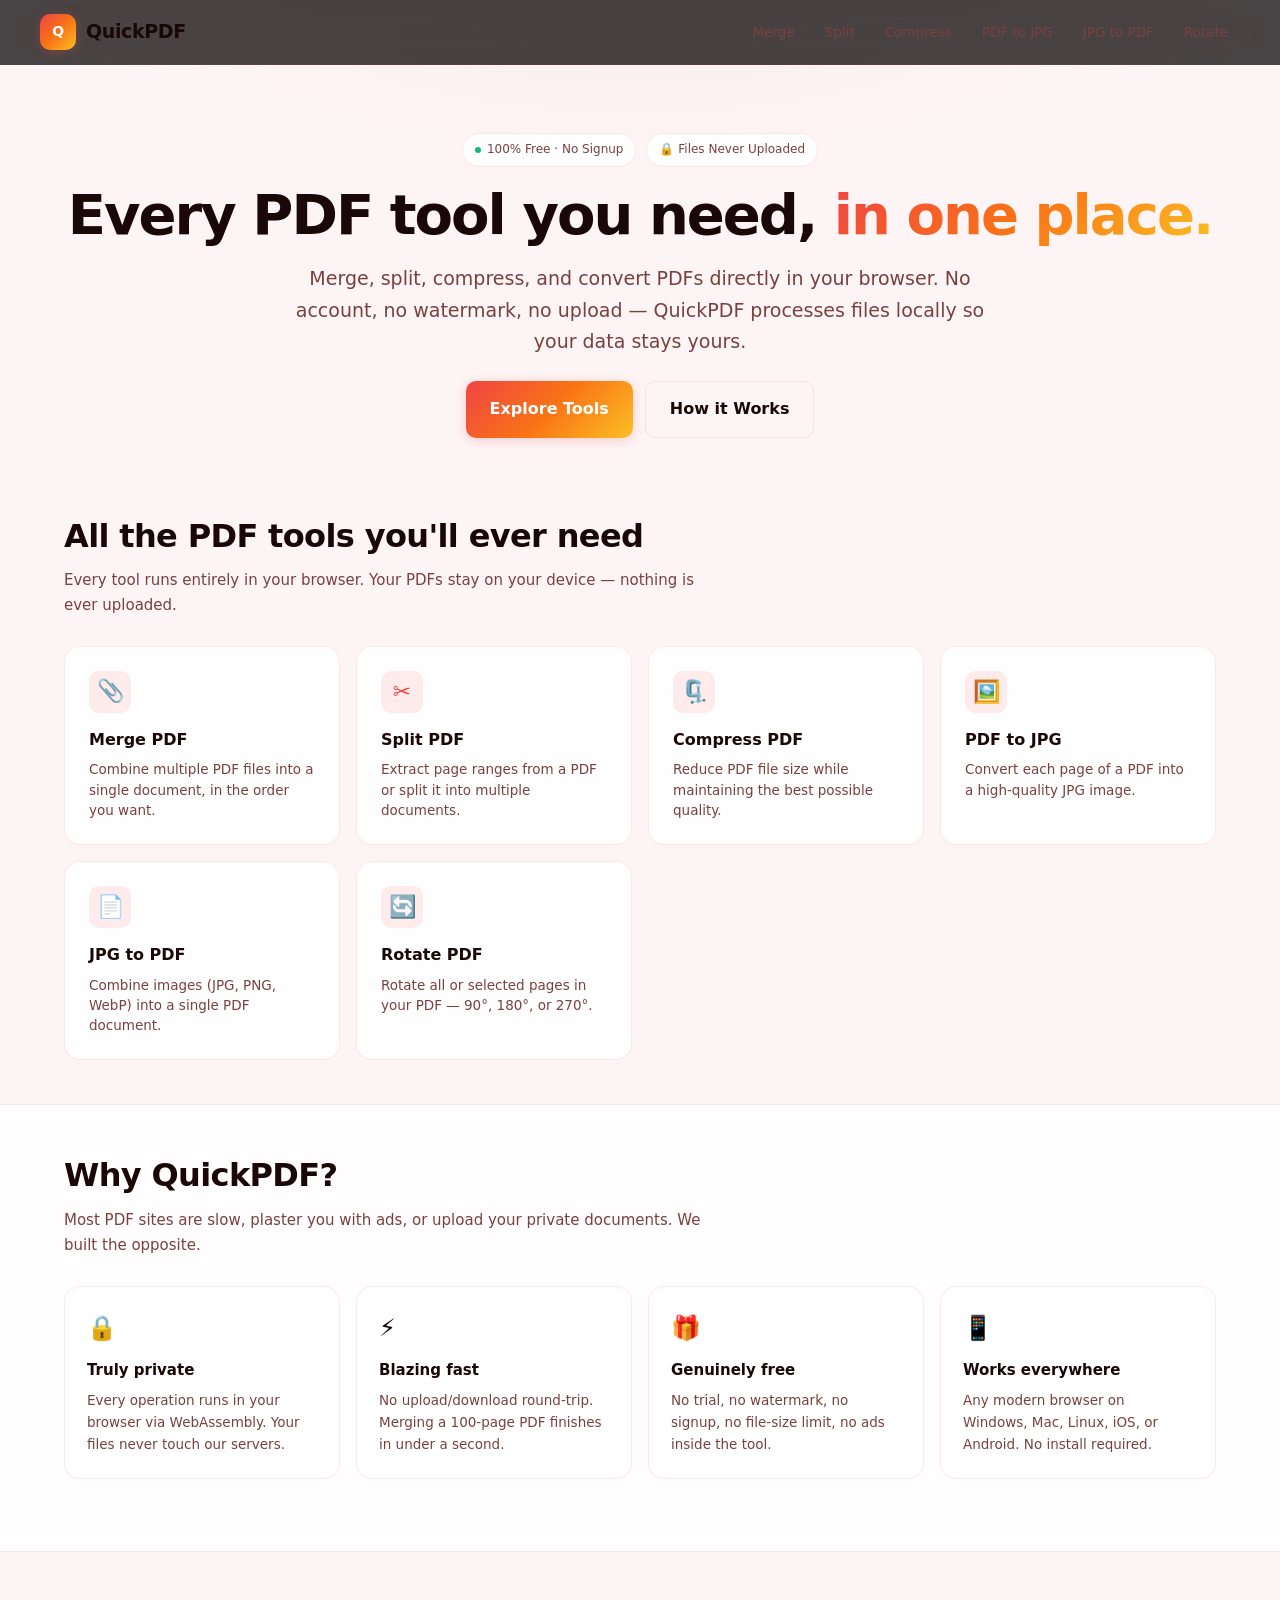
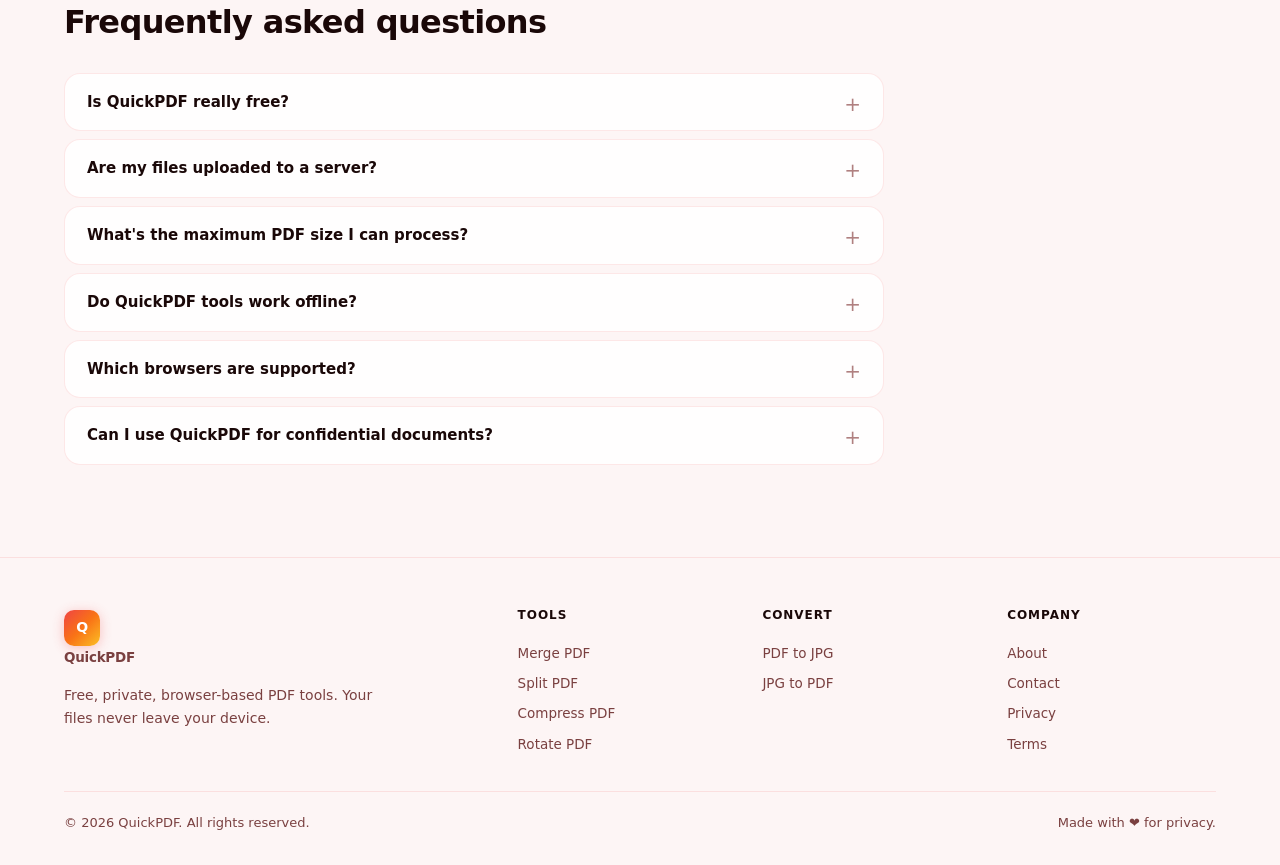
<file: index.html>
<!DOCTYPE html>
<html lang="en">
<head>
<base href="https://shahjahan-madara.github.io/quickpdf/">
<meta http-equiv="Cache-Control" content="no-cache, no-store, must-revalidate"><meta http-equiv="Pragma" content="no-cache"><meta http-equiv="Expires" content="0">
<meta charset="UTF-8">
<meta name="viewport" content="width=device-width, initial-scale=1.0">
<title>QuickPDF — Free Online PDF Tools (Merge, Split, Compress, Convert)</title>
<meta name="description" content="Free online PDF tools that run in your browser. Merge, split, compress, rotate, and convert PDFs to JPG or Word without uploading files. 100% private, no signup.">
<meta name="keywords" content="pdf tools, merge pdf, split pdf, compress pdf, pdf to jpg, jpg to pdf, rotate pdf, free pdf editor, online pdf">
<meta name="author" content="QuickPDF">
<meta name="robots" content="index, follow">
<link rel="canonical" href="https://shahjahan-madara.github.io/quickpdf/">

<!-- Open Graph -->
<meta property="og:type" content="website">
<meta property="og:title" content="QuickPDF — Free Online PDF Tools">
<meta property="og:description" content="Merge, split, compress, and convert PDFs in your browser. 100% free and private.">
<meta property="og:url" content="https://shahjahan-madara.github.io/quickpdf/">
<meta property="og:image" content="https://shahjahan-madara.github.io/quickpdf/assets/og.png">
<meta name="twitter:card" content="summary_large_image">
<meta name="twitter:title" content="QuickPDF — Free Online PDF Tools">
<meta name="twitter:description" content="Merge, split, compress, and convert PDFs in your browser. 100% free and private.">

<!-- Theme -->
<meta name="theme-color" content="#0b0d12">
<link rel="manifest" href="./manifest.json">
<link rel="icon" href="./favicon.svg" type="image/svg+xml">
<link rel="stylesheet" href="./assets/style.css">

<!-- JSON-LD: WebSite + WebApplication -->
<script type="application/ld+json">
{
  "@context": "https://schema.org",
  "@graph": [
    {
      "@type": "WebSite",
      "name": "QuickPDF",
      "url": "https://shahjahan-madara.github.io/quickpdf/",
      "potentialAction": {
        "@type": "SearchAction",
        "target": "https://shahjahan-madara.github.io/quickpdf/?q={search_term_string}",
        "query-input": "required name=search_term_string"
      }
    },
    {
      "@type": "WebApplication",
      "name": "QuickPDF",
      "applicationCategory": "UtilitiesApplication",
      "operatingSystem": "Any (Browser)",
      "offers": { "@type": "Offer", "price": "0", "priceCurrency": "USD" },
      "featureList": "Merge PDF, Split PDF, Compress PDF, Rotate PDF, PDF to JPG, JPG to PDF",
      "browserRequirements": "Requires JavaScript."
    },
    {
      "@type": "FAQPage",
      "mainEntity": [
        {
          "@type": "Question",
          "name": "Is QuickPDF really free?",
          "acceptedAnswer": { "@type": "Answer", "text": "Yes. Every tool on QuickPDF is 100% free with no signup, watermarks, or file limits." }
        },
        {
          "@type": "Question",
          "name": "Are my files uploaded to a server?",
          "acceptedAnswer": { "@type": "Answer", "text": "No. All processing happens locally in your browser using WebAssembly. Files never leave your device." }
        },
        {
          "@type": "Question",
          "name": "What is the maximum file size?",
          "acceptedAnswer": { "@type": "Answer", "text": "There is no server limit. The practical limit is the memory available in your browser — generally 500 MB works comfortably on most devices." }
        }
      ]
    }
  ]
}
</script>

<!-- Google AdSense placeholder — replace ca-pub-XXXX with your publisher ID -->
<!-- <script async src="https://pagead2.googlesyndication.com/pagead/js/adsbygoogle.js?client=ca-pub-XXXXXXXXXXXXXXXX" crossorigin="anonymous"></script> -->
</head>
<body>
<header class="site-header">
  <div class="container nav">
    <a class="logo" href="./">
      <span class="logo-mark">Q</span>
      <span>QuickPDF</span>
    </a>
    <nav class="nav-links">
      <a href="./tools/merge.html">Merge</a>
      <a href="./tools/split.html">Split</a>
      <a href="./tools/compress.html">Compress</a>
      <a href="./tools/pdf-to-jpg.html">PDF to JPG</a>
      <a href="./tools/jpg-to-pdf.html">JPG to PDF</a>
      <a href="./tools/rotate.html">Rotate</a>
    </nav>
    <button class="nav-toggle" aria-label="Menu">☰</button>
  </div>
</header>

<main>
  <section class="hero">
    <div class="container">
      <div class="hero-badges" style="margin-bottom:18px">
        <span class="badge"><span class="dot"></span> 100% Free · No Signup</span>
        <span class="badge">🔒 Files Never Uploaded</span>
      </div>
      <h1>Every PDF tool you need, <span class="grad">in one place.</span></h1>
      <p class="lead">Merge, split, compress, and convert PDFs directly in your browser. No account, no watermark, no upload — QuickPDF processes files locally so your data stays yours.</p>
      <div style="display:flex;justify-content:center;gap:12px;flex-wrap:wrap">
        <a class="btn btn-primary btn-lg" href="#tools">Explore Tools</a>
        <a class="btn btn-outline btn-lg" href="./legal/about.html">How it Works</a>
      </div>
    </div>
  </section>

  <section id="tools">
    <div class="container">
      <h2 class="section-title">All the PDF tools you'll ever need</h2>
      <p class="section-sub">Every tool runs entirely in your browser. Your PDFs stay on your device — nothing is ever uploaded.</p>
      <div class="grid-tools">
        <a class="tool-card" href="./tools/merge.html">
          <div class="tool-icon">📎</div>
          <h3>Merge PDF</h3>
          <p>Combine multiple PDF files into a single document, in the order you want.</p>
        </a>
        <a class="tool-card" href="./tools/split.html">
          <div class="tool-icon">✂️</div>
          <h3>Split PDF</h3>
          <p>Extract page ranges from a PDF or split it into multiple documents.</p>
        </a>
        <a class="tool-card" href="./tools/compress.html">
          <div class="tool-icon">🗜️</div>
          <h3>Compress PDF</h3>
          <p>Reduce PDF file size while maintaining the best possible quality.</p>
        </a>
        <a class="tool-card" href="./tools/pdf-to-jpg.html">
          <div class="tool-icon">🖼️</div>
          <h3>PDF to JPG</h3>
          <p>Convert each page of a PDF into a high-quality JPG image.</p>
        </a>
        <a class="tool-card" href="./tools/jpg-to-pdf.html">
          <div class="tool-icon">📄</div>
          <h3>JPG to PDF</h3>
          <p>Combine images (JPG, PNG, WebP) into a single PDF document.</p>
        </a>
        <a class="tool-card" href="./tools/rotate.html">
          <div class="tool-icon">🔄</div>
          <h3>Rotate PDF</h3>
          <p>Rotate all or selected pages in your PDF — 90°, 180°, or 270°.</p>
        </a>
      </div>
    </div>
  </section>

  <section style="background:var(--bg-elev);border-top:1px solid var(--border);border-bottom:1px solid var(--border)">
    <div class="container">
      <h2 class="section-title">Why QuickPDF?</h2>
      <p class="section-sub">Most PDF sites are slow, plaster you with ads, or upload your private documents. We built the opposite.</p>
      <div class="features">
        <div class="feature">
          <div class="ficon">🔒</div>
          <h4>Truly private</h4>
          <p>Every operation runs in your browser via WebAssembly. Your files never touch our servers.</p>
        </div>
        <div class="feature">
          <div class="ficon">⚡</div>
          <h4>Blazing fast</h4>
          <p>No upload/download round-trip. Merging a 100-page PDF finishes in under a second.</p>
        </div>
        <div class="feature">
          <div class="ficon">🎁</div>
          <h4>Genuinely free</h4>
          <p>No trial, no watermark, no signup, no file-size limit, no ads inside the tool.</p>
        </div>
        <div class="feature">
          <div class="ficon">📱</div>
          <h4>Works everywhere</h4>
          <p>Any modern browser on Windows, Mac, Linux, iOS, or Android. No install required.</p>
        </div>
      </div>
    </div>
  </section>

  <section>
    <div class="container">
      <h2 class="section-title">Frequently asked questions</h2>
      <div class="faq" style="max-width:820px;margin-top:24px">
        <details>
          <summary>Is QuickPDF really free?</summary>
          <p>Yes. Every tool is completely free with no signup required. We don't limit file size, add watermarks, or gate features behind a paywall. If you find this useful, sharing helps us keep it that way.</p>
        </details>
        <details>
          <summary>Are my files uploaded to a server?</summary>
          <p>No. QuickPDF uses WebAssembly to run entirely in your browser. Your PDFs are read, processed, and saved locally on your device — nothing is transmitted, stored, or logged.</p>
        </details>
        <details>
          <summary>What's the maximum PDF size I can process?</summary>
          <p>There is no server-side limit. The practical ceiling depends on your device's RAM — most modern computers handle PDFs up to 500 MB comfortably. On mobile, ~100 MB is a safer target.</p>
        </details>
        <details>
          <summary>Do QuickPDF tools work offline?</summary>
          <p>After the page has loaded once, most tools work offline because the processing engine is cached by your browser. Load a tool once with internet, then reload it with connection off.</p>
        </details>
        <details>
          <summary>Which browsers are supported?</summary>
          <p>Chrome, Edge, Firefox, Safari (14+), and Brave all work. QuickPDF requires JavaScript and WebAssembly, which every mainstream browser supports.</p>
        </details>
        <details>
          <summary>Can I use QuickPDF for confidential documents?</summary>
          <p>Yes — that's the point. Because processing is local, QuickPDF is ideal for legal contracts, medical records, tax documents, and anything you wouldn't want on someone else's server.</p>
        </details>
      </div>
    </div>
  </section>
</main>

<footer class="site-footer">
  <div class="container">
    <div class="footer-grid">
      <div class="footer-col">
        <a class="logo" href="./" style="margin-bottom:12px">
          <span class="logo-mark">Q</span><span>QuickPDF</span>
        </a>
        <p style="margin:0;max-width:320px">Free, private, browser-based PDF tools. Your files never leave your device.</p>
      </div>
      <div class="footer-col">
        <h5>Tools</h5>
        <a href="./tools/merge.html">Merge PDF</a>
        <a href="./tools/split.html">Split PDF</a>
        <a href="./tools/compress.html">Compress PDF</a>
        <a href="./tools/rotate.html">Rotate PDF</a>
      </div>
      <div class="footer-col">
        <h5>Convert</h5>
        <a href="./tools/pdf-to-jpg.html">PDF to JPG</a>
        <a href="./tools/jpg-to-pdf.html">JPG to PDF</a>
      </div>
      <div class="footer-col">
        <h5>Company</h5>
        <a href="./legal/about.html">About</a>
        <a href="./legal/contact.html">Contact</a>
        <a href="./legal/privacy.html">Privacy</a>
        <a href="./legal/terms.html">Terms</a>
      </div>
    </div>
    <div class="footer-bottom">
      <div>© <span data-year>2026</span> QuickPDF. All rights reserved.</div>
      <div>Made with ❤ for privacy.</div>
    </div>
  </div>
</footer>
<script src="./assets/common.js"></script>
</body>
</html>
</file>
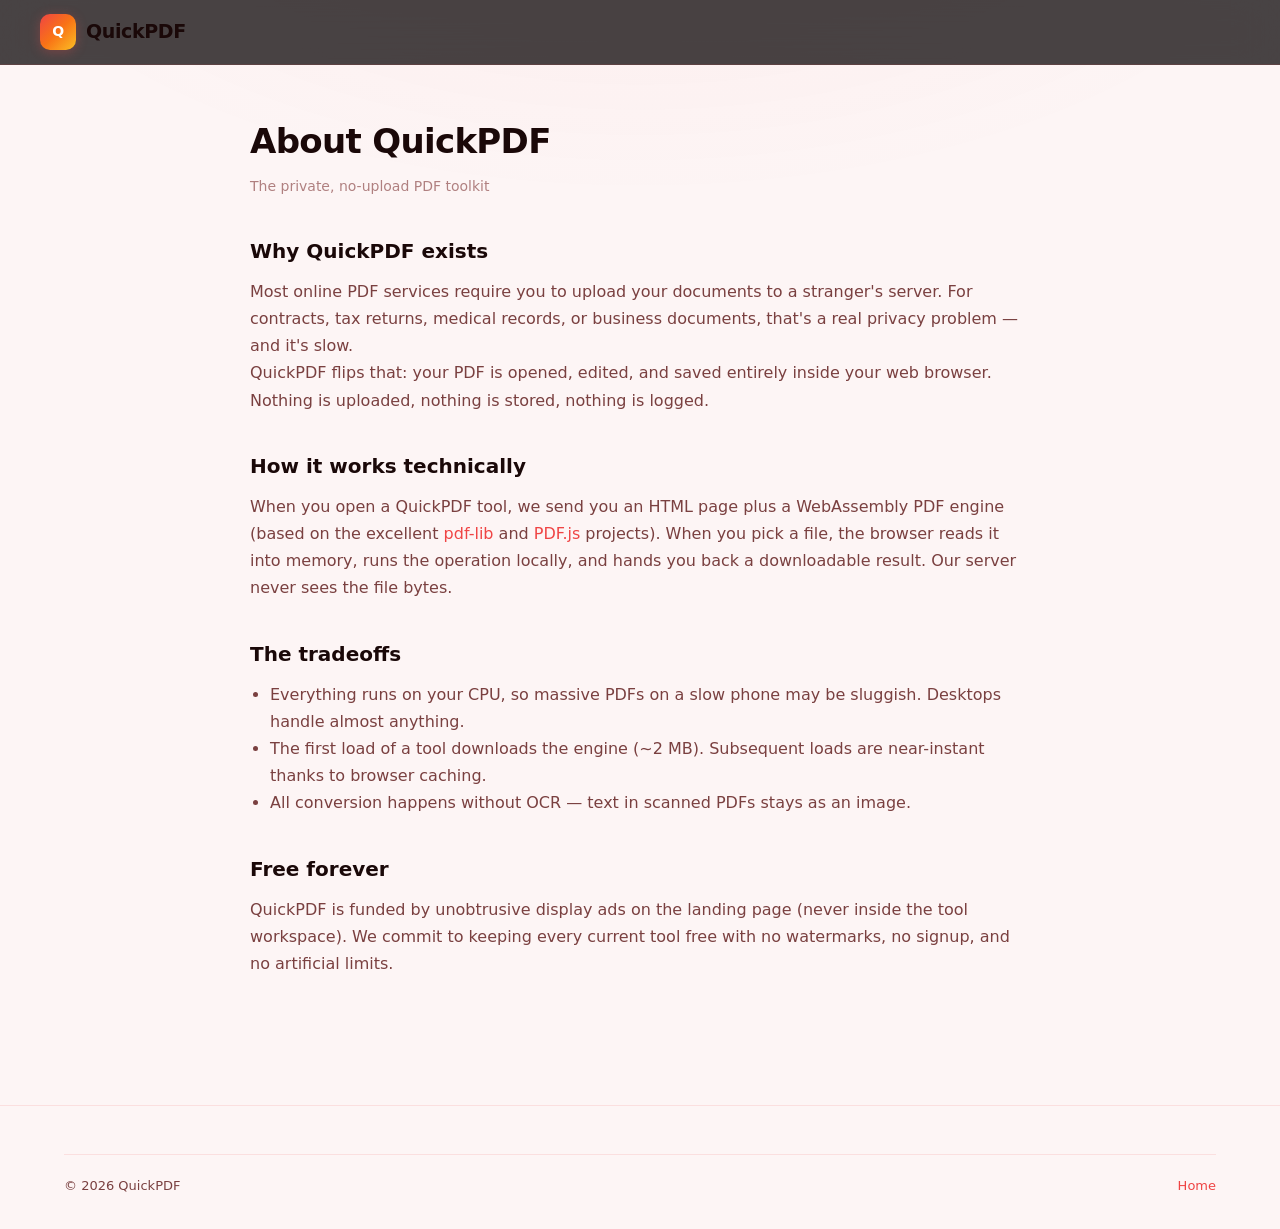
<file: legal/about.html>
<!DOCTYPE html>
<html lang="en">
<head>
<base href="https://shahjahan-madara.github.io/quickpdf/legal/">
<meta http-equiv="Cache-Control" content="no-cache, no-store, must-revalidate"><meta http-equiv="Pragma" content="no-cache"><meta http-equiv="Expires" content="0">
<meta charset="UTF-8">
<meta name="viewport" content="width=device-width, initial-scale=1.0">
<title>About QuickPDF — How Browser-Based PDF Tools Work</title>
<meta name="description" content="How QuickPDF processes PDFs entirely in your browser using WebAssembly for perfect privacy.">
<meta name="robots" content="index, follow">
<meta property="og:type" content="website">
<link rel="canonical" href="https://shahjahan-madara.github.io/quickpdf/legal/about.html">
<link rel="stylesheet" href="../assets/style.css"><link rel="icon" href="../favicon.svg">
</head>
<body>
<header class="site-header"><div class="container nav"><a class="logo" href="../"><span class="logo-mark">Q</span><span>QuickPDF</span></a></div></header>
<main class="legal-page"><div class="container"><article>
  <h1>About QuickPDF</h1>
  <p class="meta">The private, no-upload PDF toolkit</p>

  <h2>Why QuickPDF exists</h2>
  <p>Most online PDF services require you to upload your documents to a stranger's server. For contracts, tax returns, medical records, or business documents, that's a real privacy problem — and it's slow.</p>
  <p>QuickPDF flips that: your PDF is opened, edited, and saved entirely inside your web browser. Nothing is uploaded, nothing is stored, nothing is logged.</p>

  <h2>How it works technically</h2>
  <p>When you open a QuickPDF tool, we send you an HTML page plus a WebAssembly PDF engine (based on the excellent <a href="https://pdf-lib.js.org/" rel="nofollow">pdf-lib</a> and <a href="https://mozilla.github.io/pdf.js/" rel="nofollow">PDF.js</a> projects). When you pick a file, the browser reads it into memory, runs the operation locally, and hands you back a downloadable result. Our server never sees the file bytes.</p>

  <h2>The tradeoffs</h2>
  <ul>
    <li>Everything runs on your CPU, so massive PDFs on a slow phone may be sluggish. Desktops handle almost anything.</li>
    <li>The first load of a tool downloads the engine (~2 MB). Subsequent loads are near-instant thanks to browser caching.</li>
    <li>All conversion happens without OCR — text in scanned PDFs stays as an image.</li>
  </ul>

  <h2>Free forever</h2>
  <p>QuickPDF is funded by unobtrusive display ads on the landing page (never inside the tool workspace). We commit to keeping every current tool free with no watermarks, no signup, and no artificial limits.</p>
</article></div></main>
<footer class="site-footer"><div class="container"><div class="footer-bottom"><div>© <span data-year></span> QuickPDF</div><div><a href="../">Home</a></div></div></div></footer>
<script src="../assets/common.js"></script>
</body>
</html>
</file>
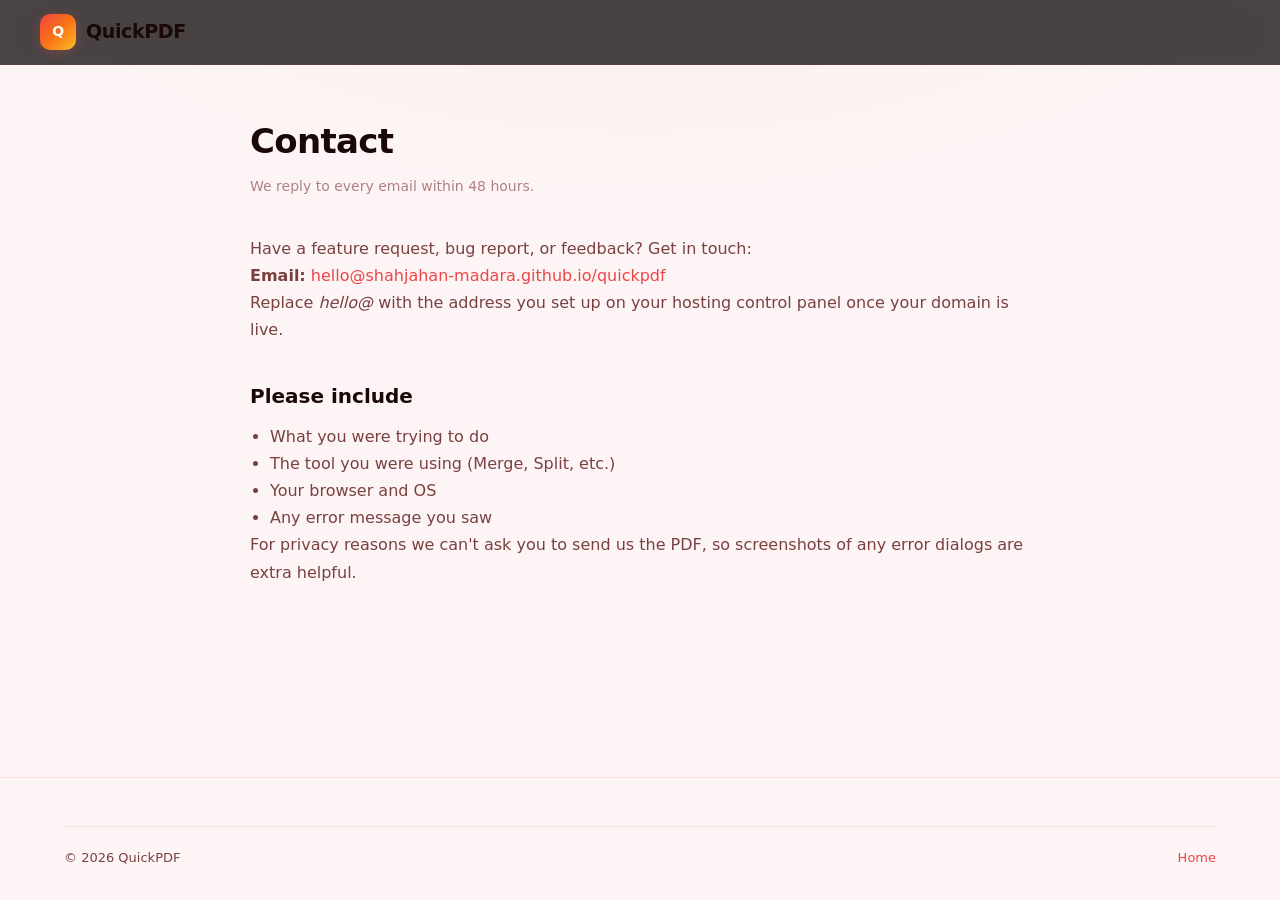
<file: legal/contact.html>
<!DOCTYPE html>
<html lang="en">
<head>
<base href="https://shahjahan-madara.github.io/quickpdf/legal/">
<meta http-equiv="Cache-Control" content="no-cache, no-store, must-revalidate"><meta http-equiv="Pragma" content="no-cache"><meta http-equiv="Expires" content="0">
<meta charset="UTF-8">
<meta name="viewport" content="width=device-width, initial-scale=1.0">
<meta name="robots" content="index, follow">
<meta property="og:type" content="website">
<title>Contact · QuickPDF</title>
<link rel="canonical" href="https://shahjahan-madara.github.io/quickpdf/legal/contact.html">
<link rel="stylesheet" href="../assets/style.css"><link rel="icon" href="../favicon.svg">
</head>
<body>
<header class="site-header"><div class="container nav"><a class="logo" href="../"><span class="logo-mark">Q</span><span>QuickPDF</span></a></div></header>
<main class="legal-page"><div class="container"><article>
  <h1>Contact</h1>
  <p class="meta">We reply to every email within 48 hours.</p>
  <p>Have a feature request, bug report, or feedback? Get in touch:</p>
  <p><strong>Email:</strong> <a href="mailto:hello@shahjahan-madara.github.io/quickpdf">hello@shahjahan-madara.github.io/quickpdf</a></p>
  <p>Replace <em>hello@</em> with the address you set up on your hosting control panel once your domain is live.</p>

  <h2>Please include</h2>
  <ul>
    <li>What you were trying to do</li>
    <li>The tool you were using (Merge, Split, etc.)</li>
    <li>Your browser and OS</li>
    <li>Any error message you saw</li>
  </ul>
  <p>For privacy reasons we can't ask you to send us the PDF, so screenshots of any error dialogs are extra helpful.</p>
</article></div></main>
<footer class="site-footer"><div class="container"><div class="footer-bottom"><div>© <span data-year></span> QuickPDF</div><div><a href="../">Home</a></div></div></div></footer>
<script src="../assets/common.js"></script>
</body>
</html>
</file>
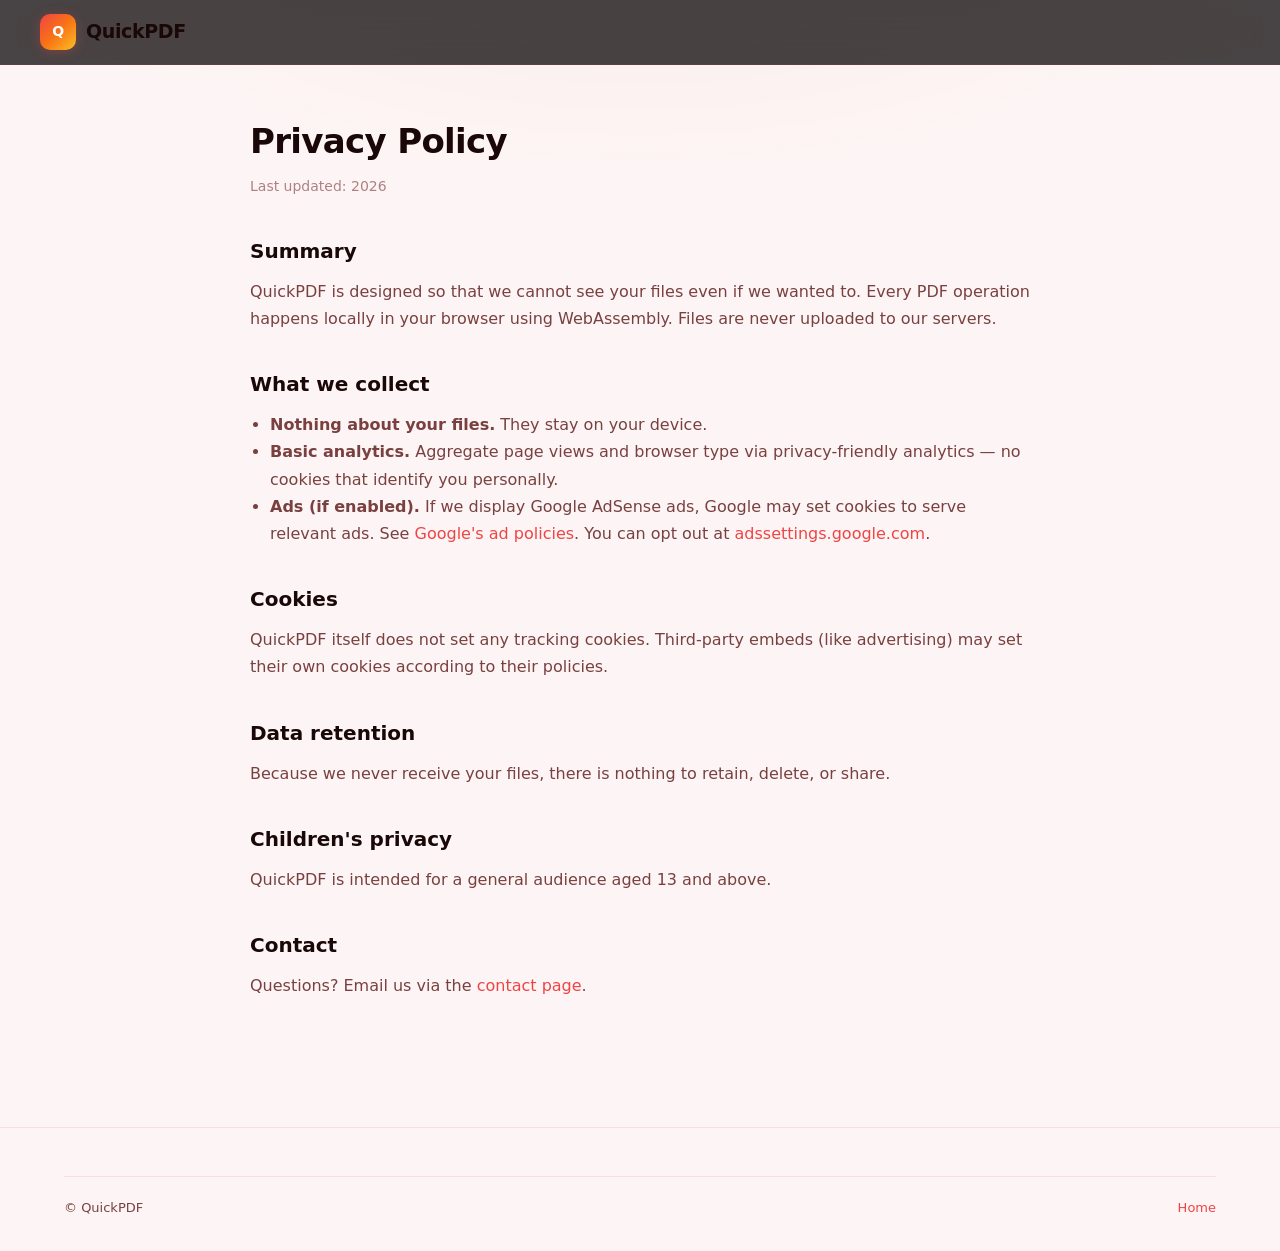
<file: legal/privacy.html>
<!DOCTYPE html>
<html lang="en">
<head>
<base href="https://shahjahan-madara.github.io/quickpdf/legal/">
<meta http-equiv="Cache-Control" content="no-cache, no-store, must-revalidate"><meta http-equiv="Pragma" content="no-cache"><meta http-equiv="Expires" content="0">
<meta charset="UTF-8">
<meta name="viewport" content="width=device-width, initial-scale=1.0">
<title>Privacy Policy · QuickPDF</title>
<meta name="description" content="How QuickPDF handles your data. Short answer: we don't collect any of your files.">
<meta name="robots" content="index, follow">
<meta property="og:type" content="website">
<link rel="canonical" href="https://shahjahan-madara.github.io/quickpdf/legal/privacy.html">
<link rel="stylesheet" href="../assets/style.css"><link rel="icon" href="../favicon.svg">
</head>
<body>
<header class="site-header"><div class="container nav"><a class="logo" href="../"><span class="logo-mark">Q</span><span>QuickPDF</span></a></div></header>
<main class="legal-page"><div class="container"><article>
  <h1>Privacy Policy</h1>
  <p class="meta">Last updated: <span data-year></span></p>

  <h2>Summary</h2>
  <p>QuickPDF is designed so that we cannot see your files even if we wanted to. Every PDF operation happens locally in your browser using WebAssembly. Files are never uploaded to our servers.</p>

  <h2>What we collect</h2>
  <ul>
    <li><strong>Nothing about your files.</strong> They stay on your device.</li>
    <li><strong>Basic analytics.</strong> Aggregate page views and browser type via privacy-friendly analytics — no cookies that identify you personally.</li>
    <li><strong>Ads (if enabled).</strong> If we display Google AdSense ads, Google may set cookies to serve relevant ads. See <a href="https://policies.google.com/technologies/ads" rel="nofollow">Google's ad policies</a>. You can opt out at <a href="https://adssettings.google.com" rel="nofollow">adssettings.google.com</a>.</li>
  </ul>

  <h2>Cookies</h2>
  <p>QuickPDF itself does not set any tracking cookies. Third-party embeds (like advertising) may set their own cookies according to their policies.</p>

  <h2>Data retention</h2>
  <p>Because we never receive your files, there is nothing to retain, delete, or share.</p>

  <h2>Children's privacy</h2>
  <p>QuickPDF is intended for a general audience aged 13 and above.</p>

  <h2>Contact</h2>
  <p>Questions? Email us via the <a href="../legal/contact.html">contact page</a>.</p>
</article></div></main>
<footer class="site-footer"><div class="container"><div class="footer-bottom"><div>© <span data-year></span> QuickPDF</div><div><a href="../">Home</a></div></div></div></footer>
<script src="../assets/common.js"></script>
</body>
</html>
</file>
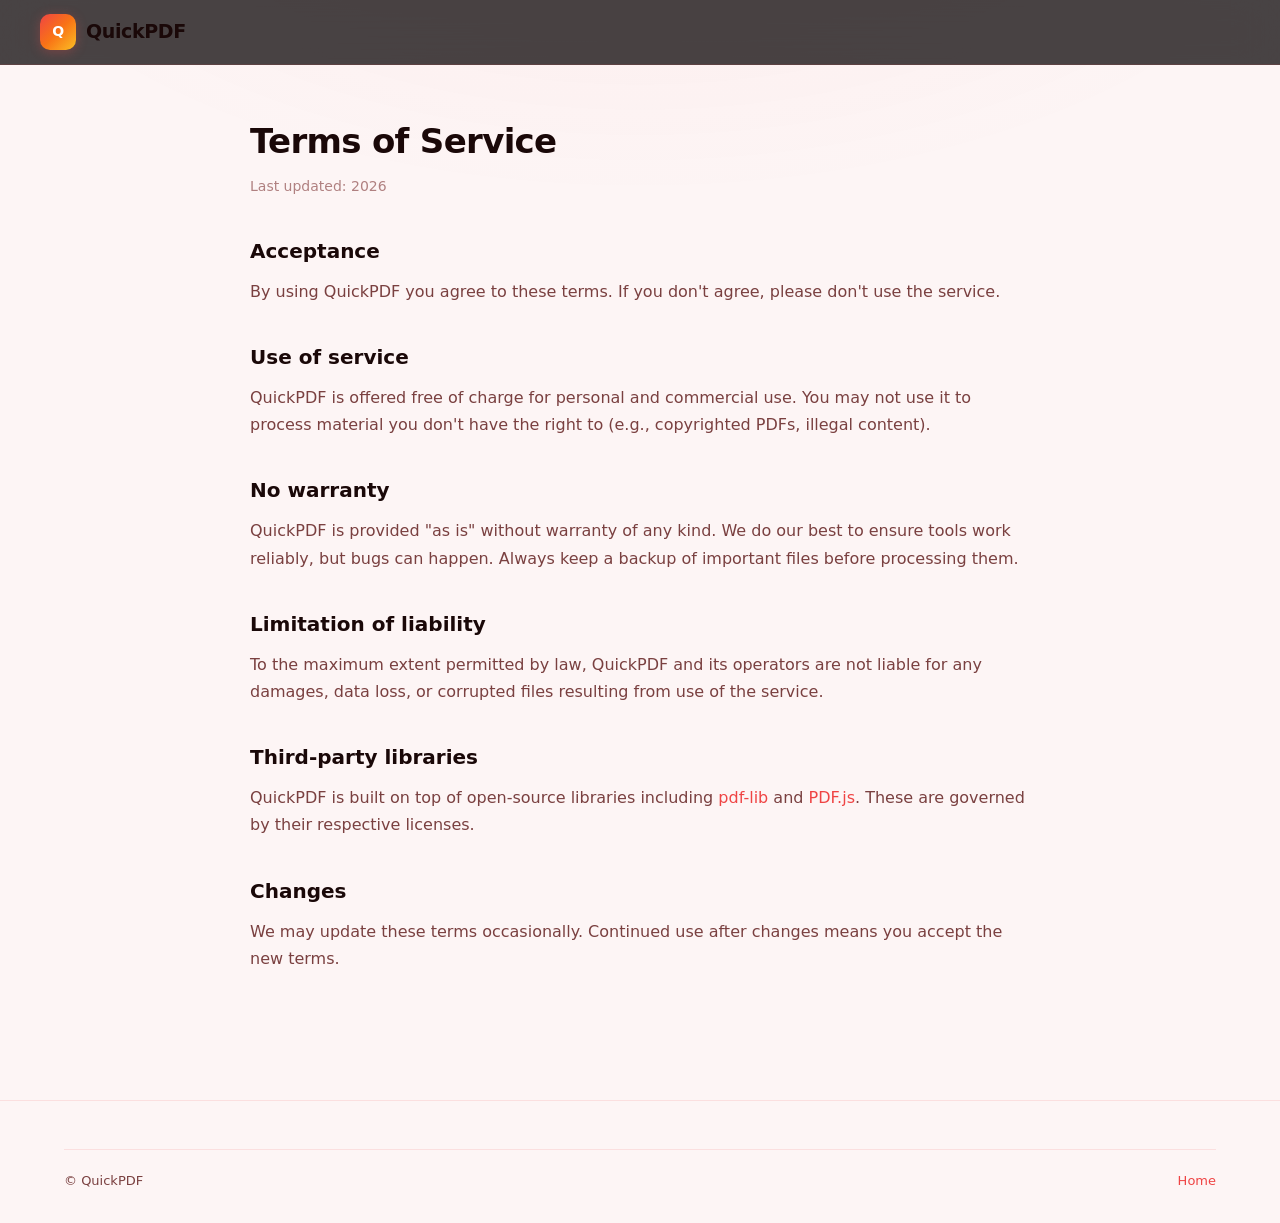
<file: legal/terms.html>
<!DOCTYPE html>
<html lang="en">
<head>
<base href="https://shahjahan-madara.github.io/quickpdf/legal/">
<meta http-equiv="Cache-Control" content="no-cache, no-store, must-revalidate"><meta http-equiv="Pragma" content="no-cache"><meta http-equiv="Expires" content="0">
<meta charset="UTF-8">
<meta name="viewport" content="width=device-width, initial-scale=1.0">
<meta name="robots" content="index, follow">
<meta property="og:type" content="website">
<title>Terms of Service · QuickPDF</title>
<link rel="canonical" href="https://shahjahan-madara.github.io/quickpdf/legal/terms.html">
<link rel="stylesheet" href="../assets/style.css"><link rel="icon" href="../favicon.svg">
</head>
<body>
<header class="site-header"><div class="container nav"><a class="logo" href="../"><span class="logo-mark">Q</span><span>QuickPDF</span></a></div></header>
<main class="legal-page"><div class="container"><article>
  <h1>Terms of Service</h1>
  <p class="meta">Last updated: <span data-year></span></p>

  <h2>Acceptance</h2>
  <p>By using QuickPDF you agree to these terms. If you don't agree, please don't use the service.</p>

  <h2>Use of service</h2>
  <p>QuickPDF is offered free of charge for personal and commercial use. You may not use it to process material you don't have the right to (e.g., copyrighted PDFs, illegal content).</p>

  <h2>No warranty</h2>
  <p>QuickPDF is provided "as is" without warranty of any kind. We do our best to ensure tools work reliably, but bugs can happen. Always keep a backup of important files before processing them.</p>

  <h2>Limitation of liability</h2>
  <p>To the maximum extent permitted by law, QuickPDF and its operators are not liable for any damages, data loss, or corrupted files resulting from use of the service.</p>

  <h2>Third-party libraries</h2>
  <p>QuickPDF is built on top of open-source libraries including <a href="https://pdf-lib.js.org/" rel="nofollow">pdf-lib</a> and <a href="https://mozilla.github.io/pdf.js/" rel="nofollow">PDF.js</a>. These are governed by their respective licenses.</p>

  <h2>Changes</h2>
  <p>We may update these terms occasionally. Continued use after changes means you accept the new terms.</p>
</article></div></main>
<footer class="site-footer"><div class="container"><div class="footer-bottom"><div>© <span data-year></span> QuickPDF</div><div><a href="../">Home</a></div></div></div></footer>
<script src="../assets/common.js"></script>
</body>
</html>
</file>
<file: assets/style.css>
/* QuickPDF — premium red/coral glassmorphism */
:root {
  --bg: #0b0708;
  --bg-elev: rgba(24,10,10,.55);
  --bg-card: rgba(24,10,10,.65);
  --bg-solid: #140a08;
  --border: rgba(60,25,25,.6);
  --border-hover: rgba(239,68,68,.35);
  --text: #f8ecec;
  --text-dim: #c4a0a0;
  --text-muted: #8a6060;
  --accent: #ef4444;
  --accent-2: #f97316;
  --accent-grad: linear-gradient(135deg, #ef4444 0%, #f97316 50%, #fbbf24 100%);
  --accent-glow: rgba(239,68,68,.12);
  --success: #10b981;
  --danger: #fb7185;
  --radius: 16px;
  --radius-sm: 10px;
  --shadow: 0 4px 24px rgba(0,0,0,.3), 0 1px 3px rgba(0,0,0,.15);
  --shadow-lg: 0 12px 48px rgba(0,0,0,.4), 0 2px 8px rgba(0,0,0,.2);
  --maxw: 1200px;
  --font: 'Inter', -apple-system, BlinkMacSystemFont, "Segoe UI", system-ui, sans-serif;
  --font-mono: 'JetBrains Mono', ui-monospace, "SF Mono", Consolas, monospace;
  --transition: .2s cubic-bezier(.4,0,.2,1);
}
@media (prefers-color-scheme: light) {
  :root {
    --bg: #fdf5f5; --bg-elev: rgba(255,255,255,.8); --bg-card: rgba(255,255,255,.85);
    --bg-solid: #fff; --border: rgba(239,68,68,.12); --border-hover: rgba(239,68,68,.3);
    --text: #1a0808; --text-dim: #7a4040; --text-muted: #b08080;
    --shadow: 0 4px 24px rgba(24,8,8,.06); --shadow-lg: 0 12px 48px rgba(24,8,8,.08);
    --accent-glow: rgba(239,68,68,.06);
  }
}
*, *::before, *::after { box-sizing: border-box; margin: 0; padding: 0; }
html { scroll-behavior: smooth; -webkit-font-smoothing: antialiased; }
body { font-family: var(--font); background: var(--bg); color: var(--text); line-height: 1.65; min-height: 100vh; display: flex; flex-direction: column; }
body::before { content: ''; position: fixed; inset: 0; background: radial-gradient(ellipse 80% 60% at 50% -20%, var(--accent-glow), transparent 70%); pointer-events: none; z-index: 0; }
main { flex: 1; position: relative; z-index: 1; }
a { color: var(--accent); text-decoration: none; transition: color var(--transition); }
a:hover { color: var(--accent-2); }
img, svg { max-width: 100%; display: block; }
::selection { background: rgba(239,68,68,.2); }
.container { max-width: var(--maxw); margin: 0 auto; padding: 0 24px; width: 100%; }

.site-header { position: sticky; top: 0; z-index: 100; background: rgba(11,7,8,.75); backdrop-filter: blur(20px) saturate(1.4); border-bottom: 1px solid var(--border); }
.nav { display: flex; align-items: center; justify-content: space-between; padding: 14px 0; gap: 16px; }
.logo { display: flex; align-items: center; gap: 10px; font-weight: 800; font-size: 19px; color: var(--text); text-decoration: none; letter-spacing: -.02em; }
.logo-mark { width: 36px; height: 36px; border-radius: 10px; background: var(--accent-grad); display: grid; place-items: center; color: #fff; font-weight: 900; font-size: 14px; box-shadow: 0 2px 12px rgba(239,68,68,.3); }
.nav-links { display: flex; gap: 6px; }
.nav-links a { color: var(--text-dim); font-size: 13.5px; font-weight: 500; padding: 6px 12px; border-radius: 8px; transition: all var(--transition); }
.nav-links a:hover { color: var(--text); background: var(--accent-glow); text-decoration: none; }
.nav-toggle { display: none; background: none; border: 0; color: var(--text); font-size: 22px; cursor: pointer; }
@media (max-width: 780px) {
  .nav-links { display: none; }
  .nav-toggle { display: block; }
  .nav-links.open { display: flex; position: absolute; top: calc(100% + 4px); left: 16px; right: 16px; flex-direction: column; padding: 12px; background: var(--bg-solid); border: 1px solid var(--border); border-radius: var(--radius); box-shadow: var(--shadow-lg); gap: 2px; }
}

.hero { padding: 60px 0 28px; text-align: center; }
.hero h1 { font-size: clamp(32px, 5.5vw, 56px); line-height: 1.08; margin: 0 0 18px; letter-spacing: -.035em; font-weight: 800; }
.hero h1 .grad { background: var(--accent-grad); -webkit-background-clip: text; background-clip: text; color: transparent; }
.hero p.lead { font-size: clamp(16px, 2vw, 19px); color: var(--text-dim); max-width: 700px; margin: 0 auto 24px; }
.hero-badges { display: flex; justify-content: center; gap: 10px; flex-wrap: wrap; margin-top: 8px; }
.badge { display: inline-flex; align-items: center; gap: 6px; padding: 6px 12px; border-radius: 999px; background: var(--bg-card); backdrop-filter: blur(12px); border: 1px solid var(--border); font-size: 12px; color: var(--text-dim); font-weight: 500; }
.badge .dot { width: 6px; height: 6px; background: var(--success); border-radius: 50%; }

section { padding: 44px 0; }
.section-title { font-size: clamp(24px, 3vw, 32px); font-weight: 800; margin: 0 0 6px; letter-spacing: -.02em; }
.section-sub { color: var(--text-dim); font-size: 15px; margin: 0 0 28px; max-width: 640px; }

.grid-tools { display: grid; grid-template-columns: repeat(auto-fill, minmax(260px, 1fr)); gap: 16px; }
.tool-card { display: block; padding: 24px; background: var(--bg-card); backdrop-filter: blur(12px); border: 1px solid var(--border); border-radius: var(--radius); color: var(--text); text-decoration: none; transition: all var(--transition); position: relative; overflow: hidden; }
.tool-card::before { content: ''; position: absolute; inset: 0; background: var(--accent-grad); opacity: 0; transition: opacity var(--transition); }
.tool-card:hover { transform: translateY(-3px); border-color: var(--border-hover); box-shadow: var(--shadow-lg); text-decoration: none; }
.tool-card:hover::before { opacity: .04; }
.tool-icon { width: 42px; height: 42px; border-radius: 10px; background: rgba(239,68,68,.1); color: var(--accent); display: grid; place-items: center; margin-bottom: 14px; font-size: 22px; position: relative; }
.tool-card h3 { font-size: 16px; margin: 0 0 6px; font-weight: 700; position: relative; }
.tool-card p { color: var(--text-dim); font-size: 13.5px; margin: 0; position: relative; line-height: 1.5; }

.features { display: grid; grid-template-columns: repeat(auto-fill, minmax(250px, 1fr)); gap: 16px; margin: 28px 0; }
.feature { background: var(--bg-card); backdrop-filter: blur(12px); border: 1px solid var(--border); border-radius: var(--radius); padding: 22px; }
.feature .ficon { font-size: 24px; margin-bottom: 10px; }
.feature h4 { margin: 0 0 6px; font-size: 15px; font-weight: 700; }
.feature p { color: var(--text-dim); font-size: 13.5px; margin: 0; }

.tool-page { padding: 36px 0 60px; }
.tool-head { text-align: center; margin-bottom: 28px; }
.tool-head h1 { font-size: clamp(26px, 4vw, 38px); font-weight: 800; margin: 0 0 8px; letter-spacing: -.02em; }
.tool-head p { color: var(--text-dim); font-size: 15px; margin: 0; }
.workspace { background: var(--bg-card); backdrop-filter: blur(16px); border: 1px solid var(--border); border-radius: calc(var(--radius) + 4px); padding: 28px; box-shadow: var(--shadow-lg); }

.dropzone { border: 2px dashed var(--border); border-radius: var(--radius); padding: 48px 24px; text-align: center; cursor: pointer; transition: all var(--transition); background: rgba(239,68,68,.02); }
.dropzone.drag { border-color: var(--accent); background: rgba(239,68,68,.06); }
.dropzone svg { margin: 0 auto 14px; opacity: .7; }
.dropzone .dz-title { font-size: 17px; font-weight: 600; margin: 0 0 6px; }
.dropzone .dz-sub { color: var(--text-dim); font-size: 14px; margin: 0; }

.btn { display: inline-flex; align-items: center; justify-content: center; gap: 7px; padding: 10px 18px; font-size: 13.5px; font-weight: 600; border-radius: var(--radius-sm); border: 0; cursor: pointer; background: var(--bg-solid); color: var(--text); font-family: inherit; transition: all var(--transition); white-space: nowrap; }
.btn:hover { transform: translateY(-1px); background: var(--accent-glow); }
.btn:active { transform: translateY(0); }
.btn:disabled { opacity: .5; cursor: not-allowed; }
.btn-primary { background: var(--accent-grad); color: #fff; box-shadow: 0 2px 12px rgba(239,68,68,.25); }
.btn-primary:hover { filter: brightness(1.08); box-shadow: 0 4px 20px rgba(239,68,68,.35); }
.btn-outline { background: transparent; border: 1px solid var(--border); }
.btn-outline:hover { border-color: var(--border-hover); }
.btn-lg { padding: 14px 24px; font-size: 16px; }

.file-list { list-style: none; padding: 0; margin: 20px 0 0; }
.file-item { display: flex; align-items: center; gap: 12px; padding: 12px 14px; border-radius: var(--radius-sm); background: var(--bg-elev); border: 1px solid var(--border); margin-bottom: 8px; transition: border-color var(--transition); }
.file-item:hover { border-color: var(--border-hover); }
.file-item .fi-icon { width: 34px; height: 34px; border-radius: 8px; background: rgba(239,68,68,.1); color: var(--accent); display: grid; place-items: center; font-size: 16px; flex-shrink: 0; }
.file-item .fi-info { flex: 1; min-width: 0; }
.file-item .fi-name { font-size: 14px; font-weight: 500; overflow: hidden; text-overflow: ellipsis; white-space: nowrap; }
.file-item .fi-size { font-size: 12px; color: var(--text-muted); }
.file-item .fi-remove { background: transparent; border: 0; color: var(--text-muted); cursor: pointer; padding: 6px 8px; border-radius: 6px; transition: all var(--transition); }
.file-item .fi-remove:hover { color: var(--danger); background: rgba(251,113,133,.1); }
.file-item.dragging { opacity: .5; }
.file-item .fi-drag { cursor: grab; color: var(--text-muted); padding: 0 4px; }

.actions { display: flex; gap: 8px; margin-top: 16px; flex-wrap: wrap; }
.actions .grow { flex: 1; }

.input, select.input { width: 100%; padding: 12px 16px; border-radius: var(--radius-sm); background: rgba(11,7,8,.5); border: 1px solid var(--border); color: var(--text); font-size: 14.5px; font-family: inherit; transition: all var(--transition); }
.input:focus { outline: none; border-color: var(--accent); box-shadow: 0 0 0 3px rgba(239,68,68,.1); }
.input::placeholder { color: var(--text-muted); }
label.field { display: block; margin-bottom: 16px; }
label.field .lbl { display: block; font-size: 13px; color: var(--text-dim); margin-bottom: 6px; font-weight: 600; }

.progress { height: 8px; background: var(--bg-elev); border-radius: 999px; overflow: hidden; margin-top: 16px; border: 1px solid var(--border); }
.progress-bar { height: 100%; background: var(--accent-grad); width: 0; transition: width .2s ease; }
.status { font-size: 13px; color: var(--text-dim); margin-top: 10px; text-align: center; }

.faq { display: grid; gap: 8px; max-width: 820px; }
.faq details { background: var(--bg-card); border: 1px solid var(--border); border-radius: var(--radius); padding: 0 22px; transition: border-color var(--transition); }
.faq details:hover, .faq details[open] { border-color: var(--border-hover); }
.faq summary { cursor: pointer; font-weight: 600; padding: 16px 0; list-style: none; position: relative; padding-right: 36px; font-size: 15px; }
.faq summary::-webkit-details-marker { display: none; }
.faq summary::after { content: '+'; position: absolute; right: 0; top: 14px; font-size: 20px; color: var(--text-muted); transition: transform .25s, color .25s; font-weight: 300; }
.faq details[open] summary::after { transform: rotate(45deg); color: var(--accent); }
.faq details p { margin: 0 0 18px; color: var(--text-dim); font-size: 14.5px; line-height: 1.65; }

.toast { position: fixed; bottom: 28px; left: 50%; transform: translateX(-50%) translateY(120%); background: var(--bg-solid); border: 1px solid var(--border); padding: 12px 20px; border-radius: var(--radius-sm); box-shadow: var(--shadow-lg); font-size: 13.5px; z-index: 200; transition: transform .3s cubic-bezier(.34,1.56,.64,1); max-width: 90vw; }
.toast.show { transform: translateX(-50%) translateY(0); }
.toast.err { border-color: var(--danger); color: var(--danger); }

.site-footer { border-top: 1px solid var(--border); padding: 48px 0 32px; color: var(--text-dim); font-size: 14px; margin-top: 48px; position: relative; z-index: 1; }
.footer-grid { display: grid; grid-template-columns: 2fr repeat(3, 1fr); gap: 36px; margin-bottom: 32px; }
.footer-col h5 { color: var(--text); font-size: 12px; margin: 0 0 12px; font-weight: 700; text-transform: uppercase; letter-spacing: .08em; }
.footer-col a { display: block; color: var(--text-dim); padding: 4px 0; font-size: 13.5px; }
.footer-col a:hover { color: var(--text); text-decoration: none; }
.footer-bottom { border-top: 1px solid var(--border); padding-top: 20px; display: flex; justify-content: space-between; flex-wrap: wrap; gap: 12px; font-size: 13px; }
@media (max-width: 720px) {
  .footer-grid { grid-template-columns: 1fr 1fr; }
  .hero { padding: 48px 0 28px; }
  section { padding: 36px 0; }
}

.legal-page { padding: 48px 0 80px; }
.legal-page article { max-width: 780px; margin: 0 auto; }
.legal-page h1 { font-size: 34px; margin: 0 0 6px; letter-spacing: -.02em; }
.legal-page .meta { color: var(--text-muted); font-size: 14px; margin: 0 0 36px; }
.legal-page h2 { font-size: 20px; margin: 36px 0 10px; }
.legal-page p, .legal-page li { color: var(--text-dim); line-height: 1.7; }
.legal-page ul { padding-left: 20px; }

.center { text-align: center; }
.mt-4 { margin-top: 16px; }
.mt-6 { margin-top: 24px; }
.hide { display: none !important; }

::-webkit-scrollbar { width: 6px; height: 6px; }
::-webkit-scrollbar-track { background: transparent; }
::-webkit-scrollbar-thumb { background: var(--border); border-radius: 3px; }
input[type=range] { accent-color: var(--accent); }
</file>
